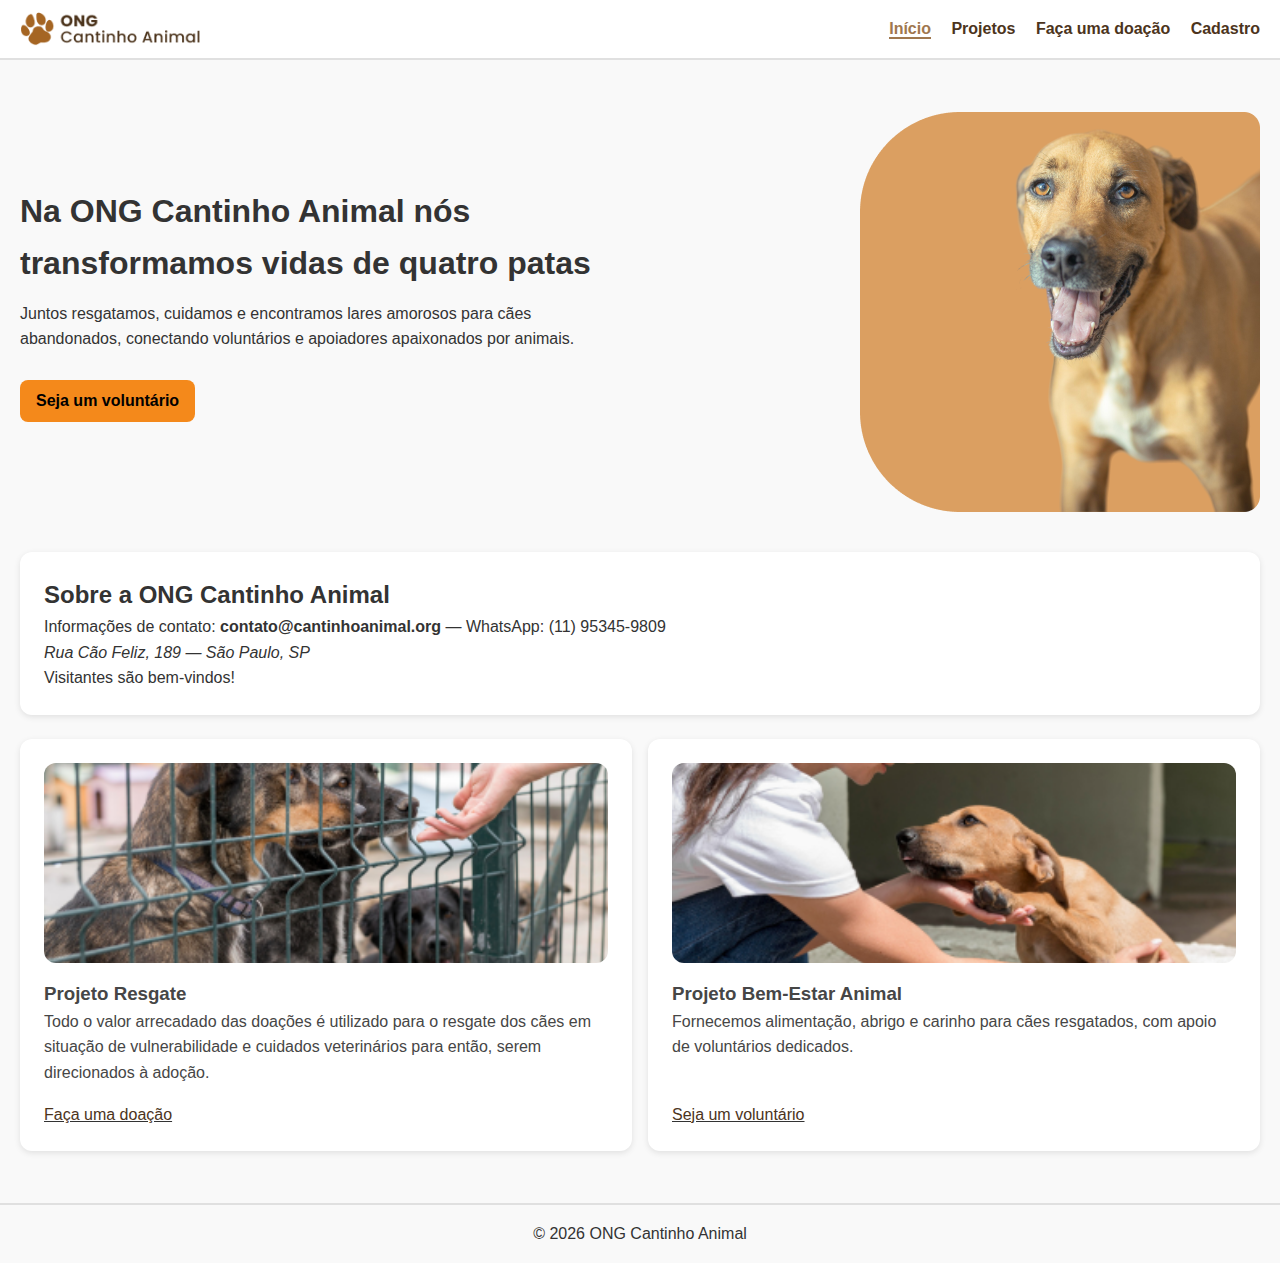
<file: index.html>
<!DOCTYPE html>
<html lang="pt-BR">
<head>
  <meta charset="utf-8">
  <meta name="viewport" content="width=device-width, initial-scale=1">
  <title>ONG Cantinho Animal — Quem Somos</title>
  <meta name="description" content="ONG Cantinho Animal — resgate, cuidados e adoção de cães abandonados.">
  <link rel="stylesheet" href="css/styles.css">
</head>

<body>

  <div id="header"></div>
  <script src="js/header.js" defer></script>

  <main>

    <section class="hero">
      <div class="content">
        <h1>Na ONG Cantinho Animal nós transformamos vidas de quatro patas</h1>
        <p>Juntos resgatamos, cuidamos e encontramos lares amorosos para cães abandonados, conectando voluntários e apoiadores apaixonados por animais.</p>
        <a class="button" href="cadastro.html">Seja um voluntário</a>
      </div>
      <figure>
        <img src="images/hero.png" alt="Cachorro caramelo" loading="eager" width=400px height=auto>
      </figure>
    </section>

    <section class="info">
      <h2>Sobre a ONG Cantinho Animal</h2>
      <p>Informações de contato: <strong>contato@cantinhoanimal.org</strong> — WhatsApp: (11) 95345-9809</p>
      <address>
        Rua Cão Feliz, 189 — São Paulo, SP
      </address>
      <p>Visitantes são bem-vindos!</p>
    </section>

    <section class="grid">
  <article class="card">
    <img src="images/projeto-resgate.png" alt="Cachorros resgatados" loading="lazy">
    <div class="card-content">
      <h3>Projeto Resgate</h3>
      <p>Todo o valor arrecadado das doações é utilizado para o resgate dos cães em situação de vulnerabilidade e cuidados veterinários para então, serem direcionados à adoção.</p>
    </div>
    <div class="card-link">
      <a href="cadastro.html">Faça uma doação</a>
    </div>
  </article>

  <article class="card">
    <img src="images/projeto-bem-estar.png" alt="Voluntários cuidando de cães" loading="lazy">
    <div class="card-content">
      <h3>Projeto Bem-Estar Animal</h3>
      <p>Fornecemos alimentação, abrigo e carinho para cães resgatados, com apoio de voluntários dedicados.</p>
    </div>
    <div class="card-link">
      <a href="cadastro.html">Seja um voluntário</a>
    </div>
  </article>
</section>
</main>


  <footer class="site-footer">
    <div class="footer-inner">
      <p>© <span id="ano"></span> ONG Cantinho Animal</p>
    </div>
  </footer>

  <script>
    document.getElementById('ano').textContent = new Date().getFullYear();
  </script>

</body>

</html>
</file>
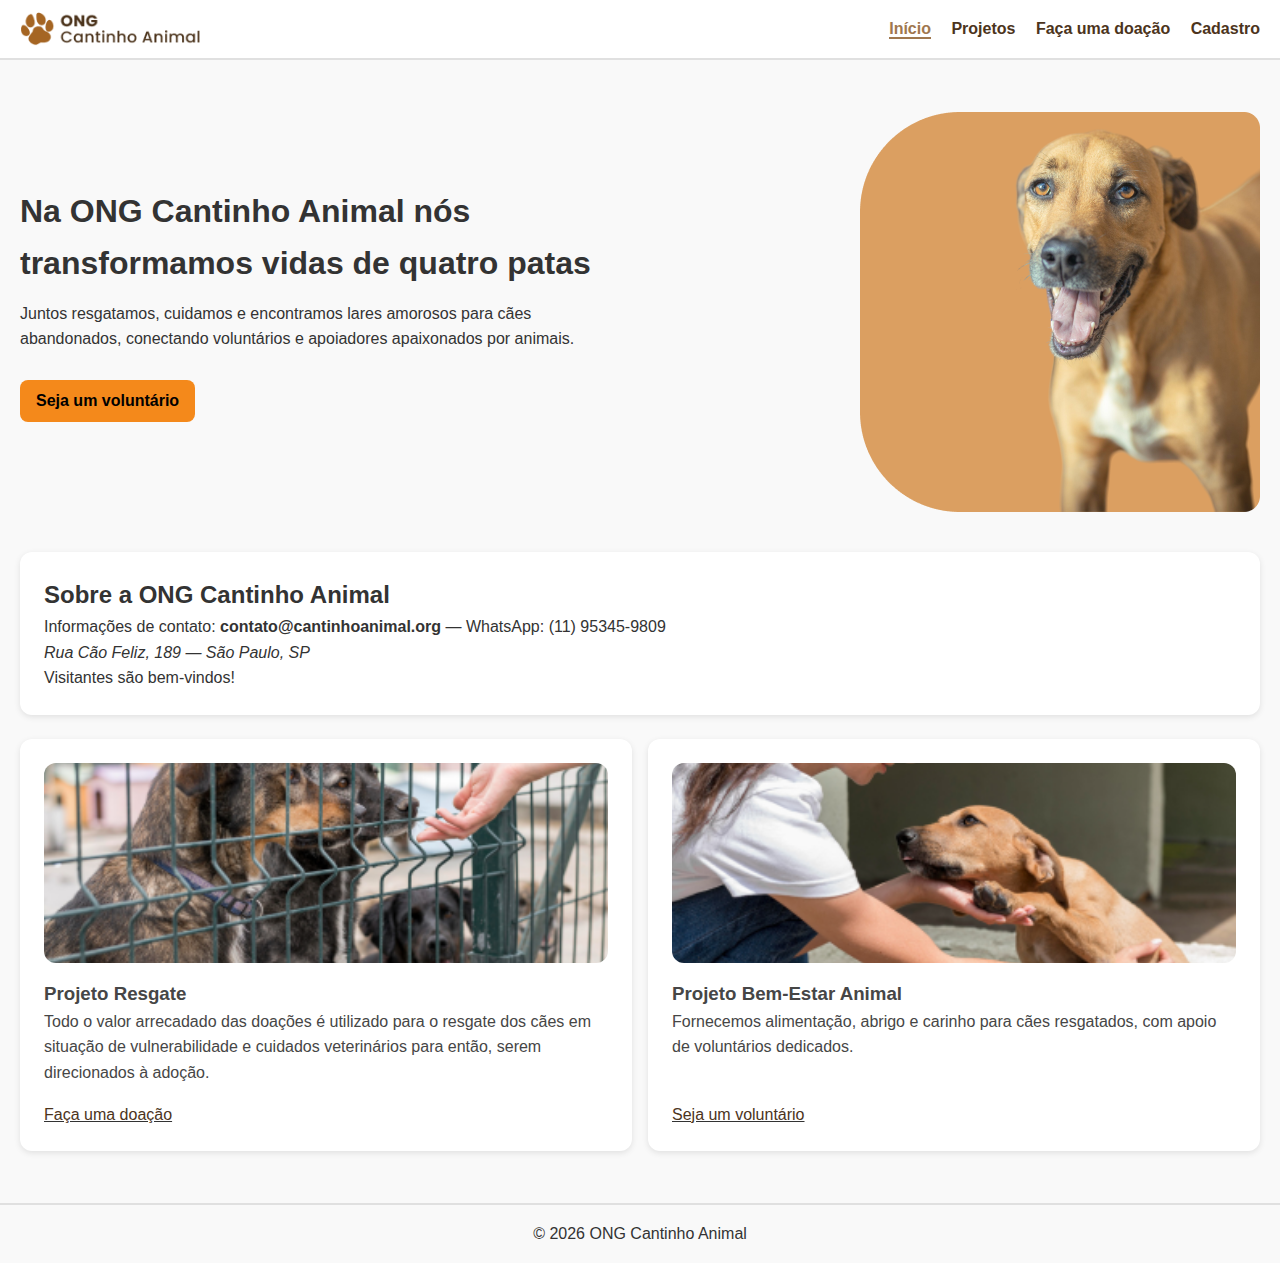
<file: html/index.html>
<!DOCTYPE html>
<html lang="pt-BR">
<head>
  <meta charset="utf-8">
  <meta name="viewport" content="width=device-width, initial-scale=1">
  <title>ONG Cantinho Animal — Quem Somos</title>
  <meta name="description" content="ONG Cantinho Animal — resgate, cuidados e adoção de cães abandonados.">
  <link rel="stylesheet" href="../css/styles.css">
</head>

<body>

  <div id="header"></div>
  <script src="../js/header.js" defer></script>

  <main>

    <section class="hero">
      <div class="content">
        <h1>Na ONG Cantinho Animal nós transformamos vidas de quatro patas</h1>
        <p>Juntos resgatamos, cuidamos e encontramos lares amorosos para cães abandonados, conectando voluntários e apoiadores apaixonados por animais.</p>
        <a class="button" href="cadastro.html">Seja um voluntário</a>
      </div>
      <figure>
        <img src="../images/hero.png" alt="Cachorro caramelo" loading="eager" width=400px height=auto>
      </figure>
    </section>

    <section class="info">
      <h2>Sobre a ONG Cantinho Animal</h2>
      <p>Informações de contato: <strong>contato@cantinhoanimal.org</strong> — WhatsApp: (11) 95345-9809</p>
      <address>
        Rua Cão Feliz, 189 — São Paulo, SP
      </address>
      <p>Visitantes são bem-vindos!</p>
    </section>

    <section class="grid">
  <article class="card">
    <img src="../images/projeto-resgate.png" alt="Cachorros resgatados" loading="lazy">
    <div class="card-content">
      <h3>Projeto Resgate</h3>
      <p>Todo o valor arrecadado das doações é utilizado para o resgate dos cães em situação de vulnerabilidade e cuidados veterinários para então, serem direcionados à adoção.</p>
    </div>
    <div class="card-link">
      <a href="cadastro.html">Faça uma doação</a>
    </div>
  </article>

  <article class="card">
    <img src="../images/projeto-bem-estar.png" alt="Voluntários cuidando de cães" loading="lazy">
    <div class="card-content">
      <h3>Projeto Bem-Estar Animal</h3>
      <p>Fornecemos alimentação, abrigo e carinho para cães resgatados, com apoio de voluntários dedicados.</p>
    </div>
    <div class="card-link">
      <a href="cadastro.html">Seja um voluntário</a>
    </div>
  </article>
</section>
</main>


  <footer class="site-footer">
    <div class="footer-inner">
      <p>© <span id="ano"></span> ONG Cantinho Animal</p>
    </div>
  </footer>

  <script>
    document.getElementById('ano').textContent = new Date().getFullYear();
  </script>

</body>

</html>
</file>
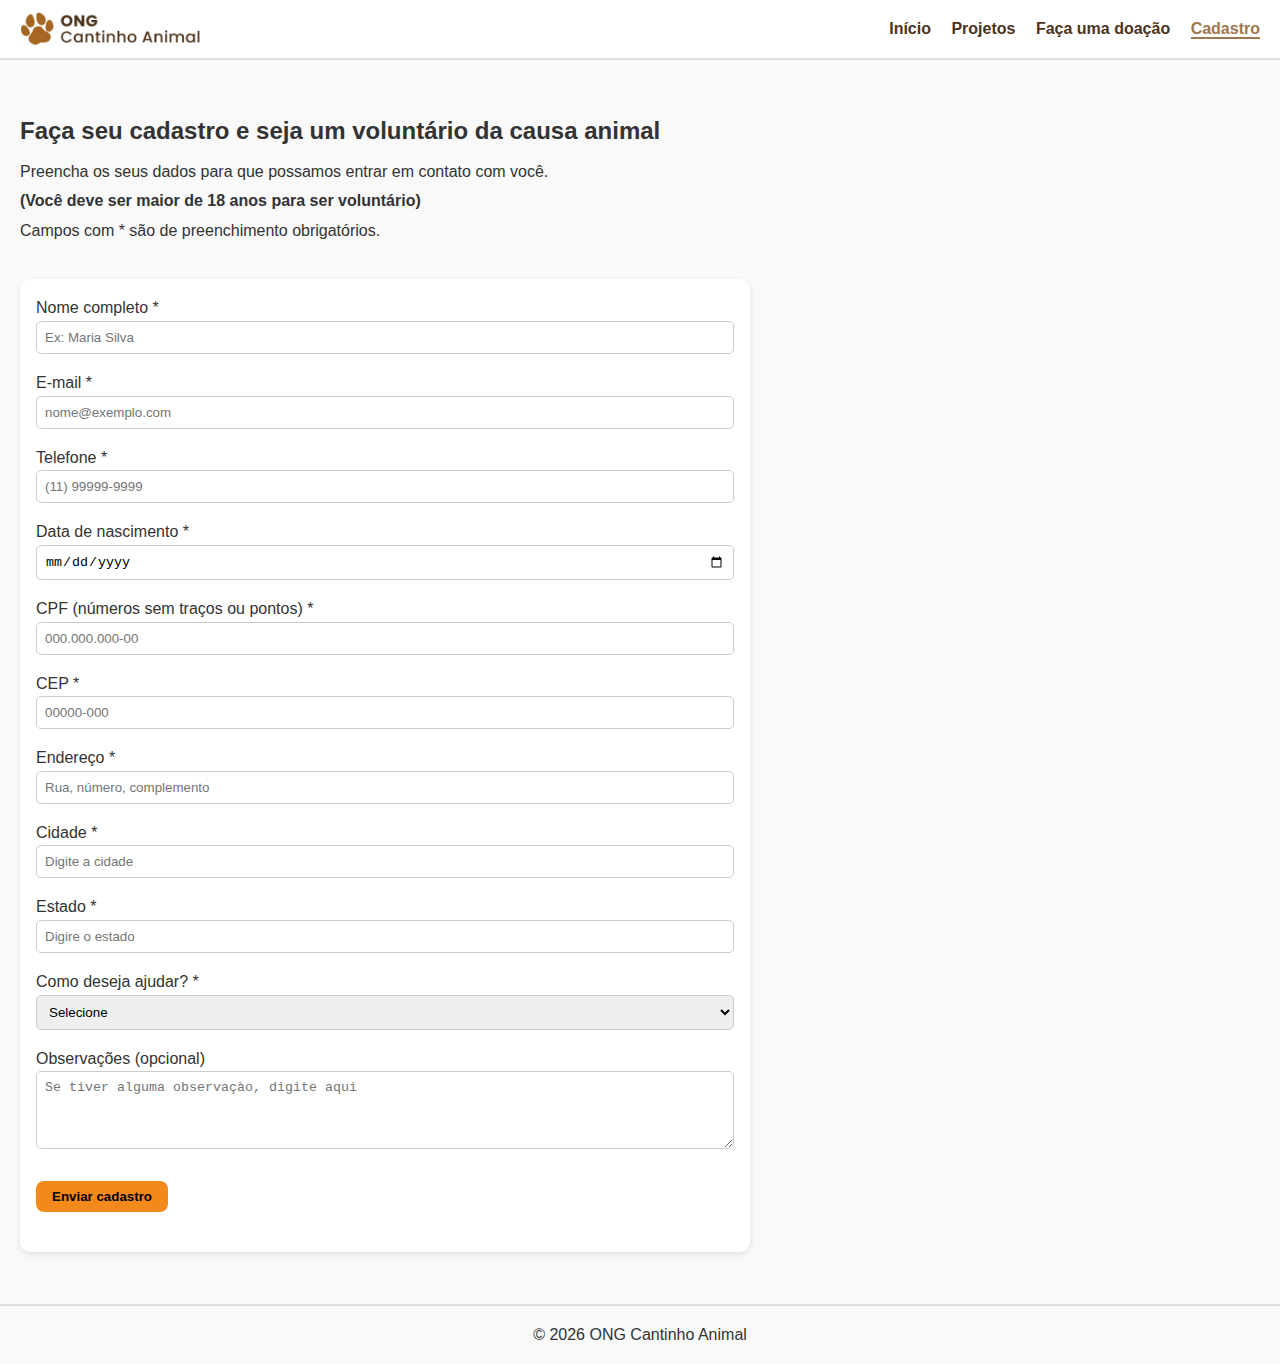
<file: cadastro.html>
<!DOCTYPE html>
<html lang="pt-BR">
<head>
  <meta charset="utf-8">
  <meta name="viewport" content="width=device-width, initial-scale=1">
  <title>Cadastro — ONG Cantinho Animal</title>
  <meta name="description" content="Cadastre-se para voluntariado ou doações na ONG Cantinho Animal e ajude cães abandonados.">
  <link rel="stylesheet" href="css/styles.css">
</head>

<body>
  <!-- Header (css e script) -->
  <div id="header"></div>
  <script src="js/header.js" defer></script>

  <main>
    <section class="form-cabecalho">
    <h2>Faça seu cadastro e seja um voluntário da causa animal</h2>
    <p>Preencha os seus dados para que possamos entrar em contato com você.</p>

    <p><strong>(Você deve ser maior de 18 anos para ser voluntário)</strong></p> 

    <p>Campos com * são de preenchimento obrigatórios.</p>
    </section>

    <form novalidate>
      <div class="form-group">
        <label for="nome">Nome completo *</label>
        <input id="nome" name="nome" type="text" required minlength="2" placeholder="Ex: Maria Silva">
      </div>

      <div class="form-group">
        <label for="email">E-mail *</label>
        <input id="email" name="email" type="email" required placeholder="nome@exemplo.com">
      </div>

      <div class="form-group">
        <label for="telefone">Telefone *</label>
        <input id="telefone" name="telefone" type="tel" data-mask="phone" required placeholder="(11) 99999-9999">
      </div>

      <div class="form-group">
        <label for="nascimento">Data de nascimento *</label>
        <input id="nascimento" name="nascimento" type="date" required>
      </div>

      <div class="form-group">
        <label for="cpf">CPF (números sem traços ou pontos) *</label>
        <input id="cpf" name="cpf" type="text" required pattern="\d{3}\.\d{3}\.\d{3}-\d{2}" data-mask="cpf" placeholder="000.000.000-00" title="Formato: 000.000.000-00">
      </div>

        <div class="form-group">
          <label for="cep">CEP *</label>
          <input id="cep" name="cep" type="text" data-mask="cep" pattern="\d{5}-\d{3}" placeholder="00000-000" required>
        </div>

        <div class="form-group">
          <label for="endereco">Endereço *</label>
          <input id="endereco" name="endereco" type="text" required placeholder="Rua, número, complemento" required>
        </div>

        <div class="form-group">
          <label for="cidade">Cidade *</label>
          <input id="cidade" name="cidade" required type="text" placeholder="Digite a cidade">
        </div>

        <div class="form-group">
          <label for="estado">Estado *</label>
          <input id="estado" name="estado" required type="text" placeholder="Digire o estado">
        </div>

      <div class="form-group">
        <label for="interesse">Como deseja ajudar? *</label>
        <select id="interesse" name="interesse" required>
          <option value="">Selecione</option>
          <option value="voluntario">Voluntariado</option>
          <option value="veterinario">Veterinário voluntário</option>
          <option value="parceria">Adoção responsável</option>
        </select>
      </div>

      <div class="form-group">
        <label for="observacoes">Observações (opcional)</label>
        <textarea id="observacoes" name="observacoes" rows="4" placeholder="Se tiver alguma observaçào, digite aqui"></textarea>
      </div>

      <button class="button-form" type="submit">Enviar cadastro</button>
    </form>

  </main>

  <footer class="site-footer">
    <p>© <span id="ano3"></span> ONG Cantinho Animal</p>
  </footer>

  <script>
    document.getElementById('ano3').textContent = new Date().getFullYear();
  </script>

<!-- FOMULÁRIO (script de validações e mascaras) -->
  <script src="js/scripts.js" defer></script>

  <!-- FORMULÁRIO (Modal de sucesso) -->
<div id="modal-sucesso" class="modal-sucesso">
  <div class="modal-conteudo">
    <h2>Obrigado!</h2>
    <p>Suas informações de cadastro foram enviadas. Em breve entraremos em contato.</p>
    <button id="fechar-modal" class="button-form">Fechar</button>
  </div>
</div>

</body>
</html>
</file>
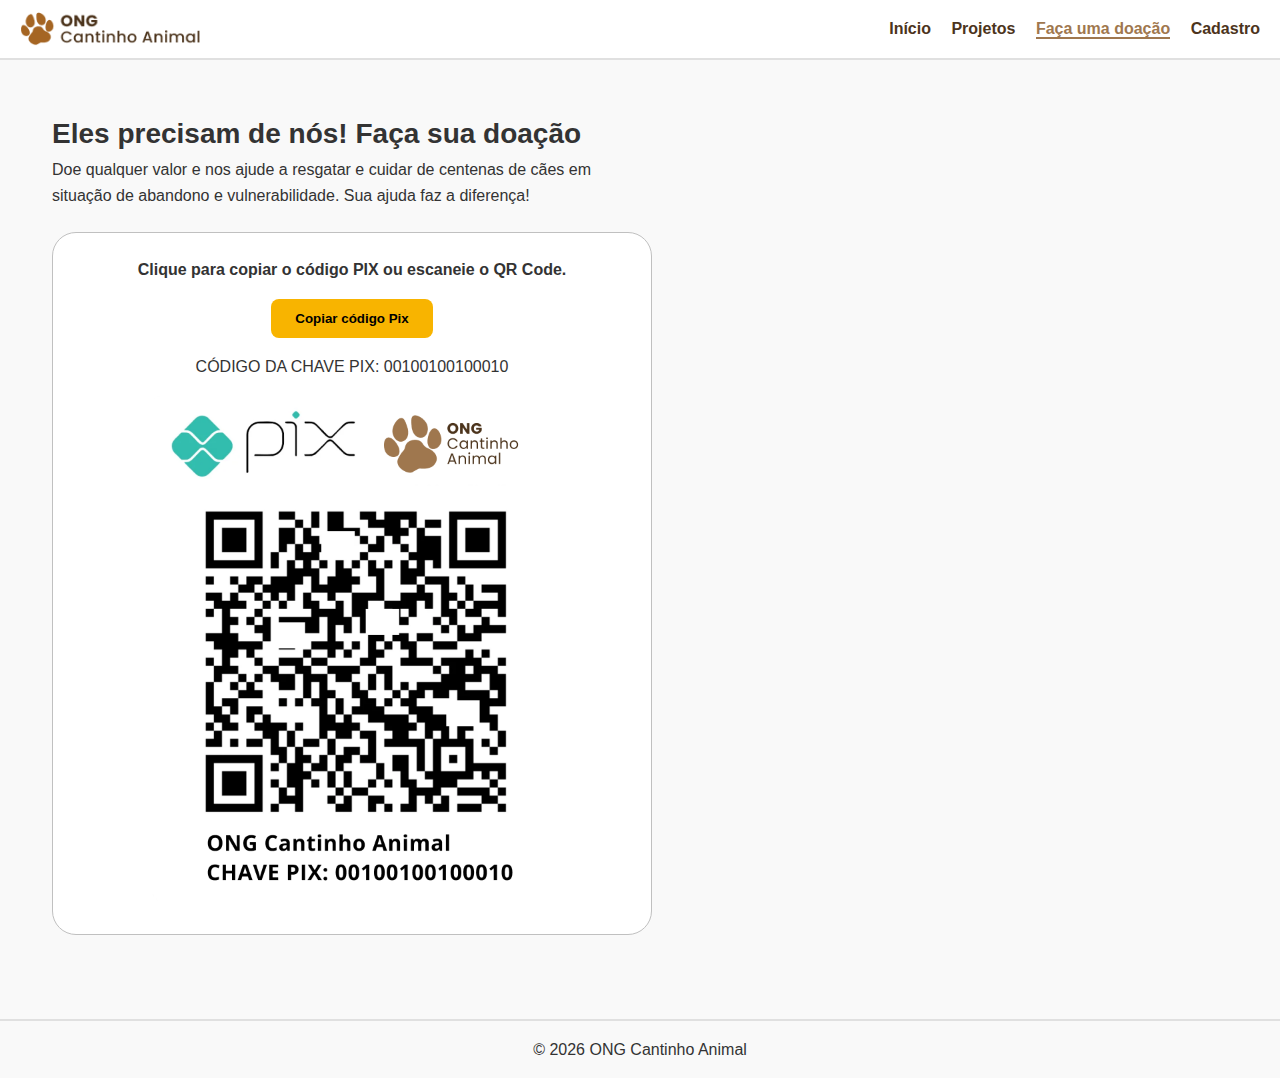
<file: doacoes.html>
<!DOCTYPE html>
<html lang="pt-BR">
<head>
  <meta charset="utf-8">
  <meta name="viewport" content="width=device-width, initial-scale=1">
  <title>Cadastro — ONG Cantinho Animal</title>
  <meta name="description" content="Cadastre-se para voluntariado ou doações na ONG Cantinho Animal e ajude cães abandonados.">
  <link rel="stylesheet" href="css/styles.css">
</head>

<body>
  <!-- Header (css e script) -->
  <div id="header"></div>
  <script src="js/header.js" defer></script>

  <main>
    <section class="doacao">
      <div class="content">
        <h3>Eles precisam de nós! Faça sua doação</h3>
        <p>Doe qualquer valor e nos ajude a resgatar e cuidar de centenas de cães em situação de abandono e vulnerabilidade. Sua ajuda faz a diferença!</p>
        <div class="card-pix">
        <p><strong>Clique para copiar o código PIX ou escaneie o QR Code.</strong></p>
        <button class="buttonPix" type="submit">Copiar código Pix</button>
        <p>CÓDIGO DA CHAVE PIX: 00100100100010</p>
        <figure>
        <img src="images/img-pix.png" alt="Cachorro caramelo" loading="eager" width="400" height=100%>
        </figure>
        </div>
      </div>
    </section>

  </main>
  <footer class="site-footer">
    <p>© <span id="ano3"></span> ONG Cantinho Animal</p>
  </footer>
  
  <script>
    document.getElementById('ano3').textContent = new Date().getFullYear();
  </script>

</body>
</html>
</file>
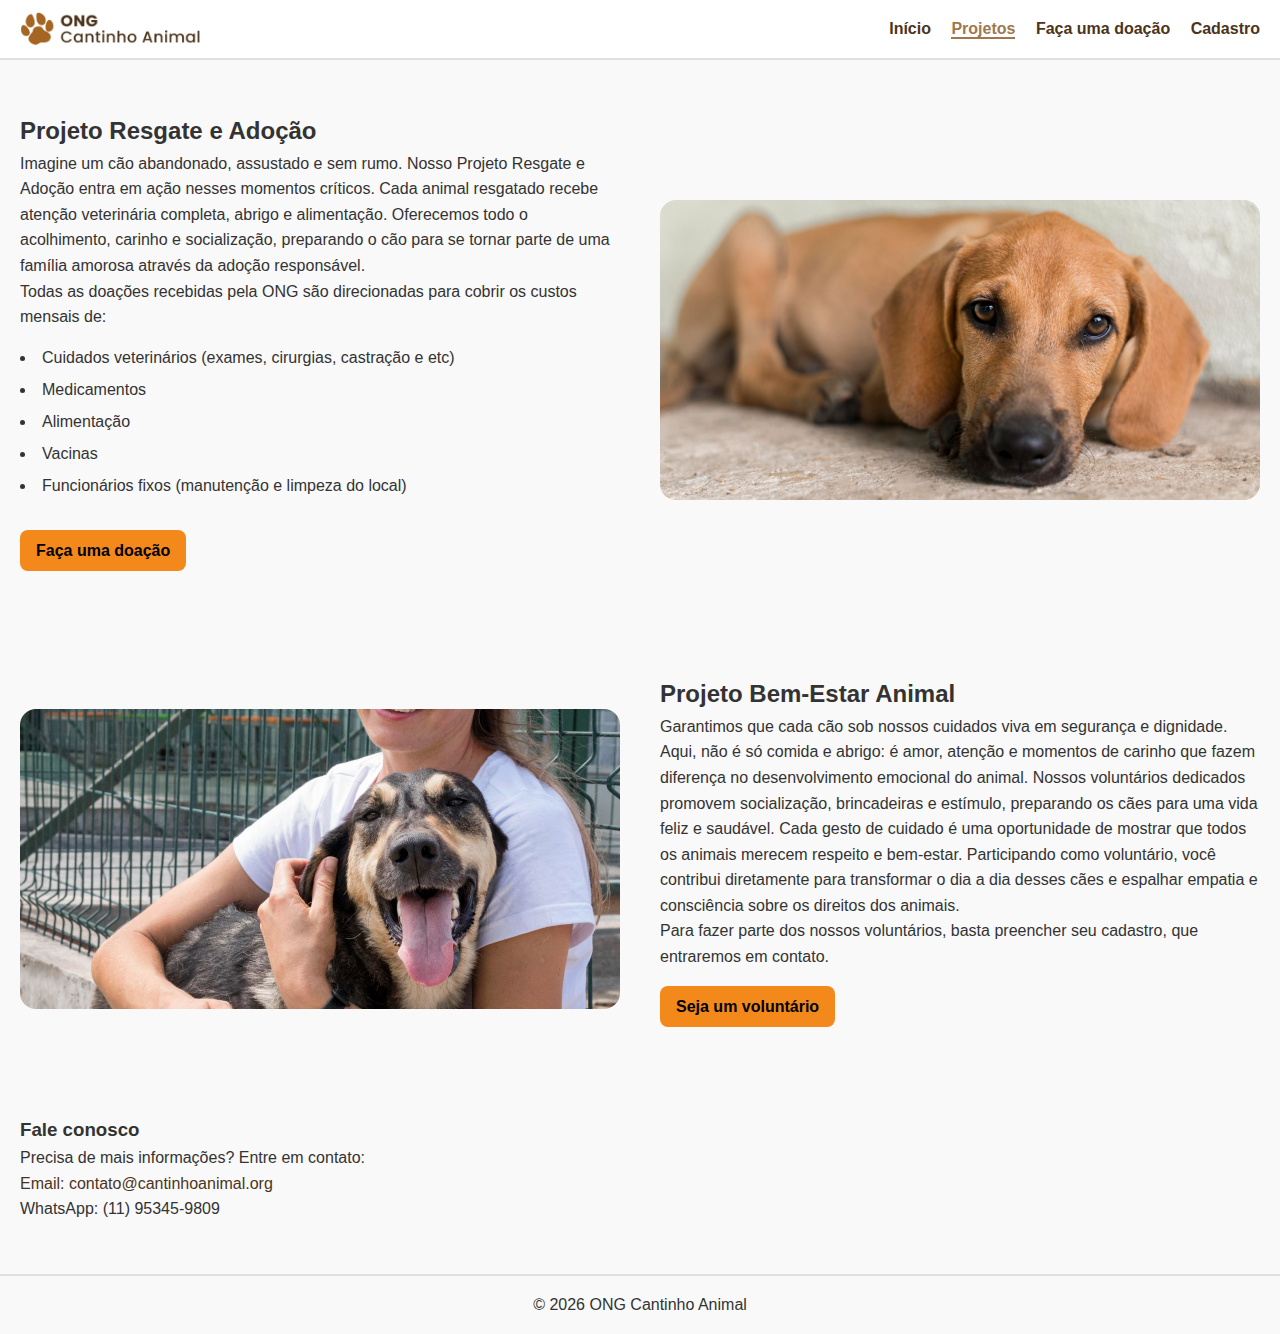
<file: projetos.html>
<!DOCTYPE html>
<html lang="pt-BR">
<head>
  <meta charset="utf-8">
  <meta name="viewport" content="width=device-width, initial-scale=1">
  <title>Projetos — ONG Cantinho Animal</title>
  <meta name="description" content="Conheça os projetos da ONG Cantinho Animal: resgate, cuidados e adoção de cães abandonados.">
  <link rel="stylesheet" href="css/styles.css">
</head>
<body>
  <div id="header"></div>
  <script src="js/header.js" defer></script>

  <main>

    <section class="projeto-resgate">

  <div class="content">
    <h2>Projeto Resgate e Adoção</h2>
    <p>Imagine um cão abandonado, assustado e sem rumo. Nosso Projeto Resgate e Adoção entra em ação nesses momentos críticos. Cada animal resgatado recebe atenção veterinária completa, abrigo e alimentação. Oferecemos todo o acolhimento, carinho e socialização, preparando o cão para se tornar parte de uma família amorosa através da adoção responsável.</p>
    
    <p>Todas as doações recebidas pela ONG são direcionadas para cobrir os custos mensais de:</p>

    <ul>
      <li>Cuidados veterinários (exames, cirurgias, castração e etc)</li>
      <li>Medicamentos</li>
      <li>Alimentação</li>
      <li>Vacinas</li>
      <li>Funcionários fixos (manutenção e limpeza do local)</li>
    </ul>
      
    
    <a class="button" href="doacoes.html">Faça uma doação</a>
  </div>

  <figure>
        <img src="images/resgate.png" alt="Cachorro abandonado" loading="eager" width="600" height= auto>
      </figure>
</section>

 <section class="projeto-bem">

  <figure>
        <img src="images/bem-estar.png" alt="Voluntário abraçando cachorro" loading="eager" width="600" height= auto>
      </figure>

  <div class="content">
    <h2>Projeto Bem-Estar Animal</h2>
    <p>Garantimos que cada cão sob nossos cuidados viva em segurança e dignidade. Aqui, não é só comida e abrigo: é amor, atenção e momentos de carinho que fazem diferença no desenvolvimento emocional do animal. Nossos voluntários dedicados promovem socialização, brincadeiras e estímulo, preparando os cães para uma vida feliz e saudável. Cada gesto de cuidado é uma oportunidade de mostrar que todos os animais merecem respeito e bem-estar. Participando como voluntário, você contribui diretamente para transformar o dia a dia desses cães e espalhar empatia e consciência sobre os direitos dos animais.</p>
    
    <p>Para fazer parte dos nossos voluntários, basta preencher seu cadastro, que entraremos em contato.</p>

    <a class="button" href="cadastro.html">Seja um voluntário</a>
  </div>
  
</section>

    <aside>
      <h3>Fale conosco</h3>
      <p>Precisa de mais informações? Entre em contato:</p>
      <p><a href="mailto:contato@cantinhoanimal.org">Email: contato@cantinhoanimal.org</a></p>
      <p>WhatsApp: (11) 95345-9809</p>
    </aside>
  </main>

  <footer class="site-footer">
    <p>© <span id="ano2"></span> ONG Cantinho Animal</p>
  </footer>

  <script>
    document.getElementById('ano2').textContent = new Date().getFullYear();
  </script>
</body>
</html>
</file>
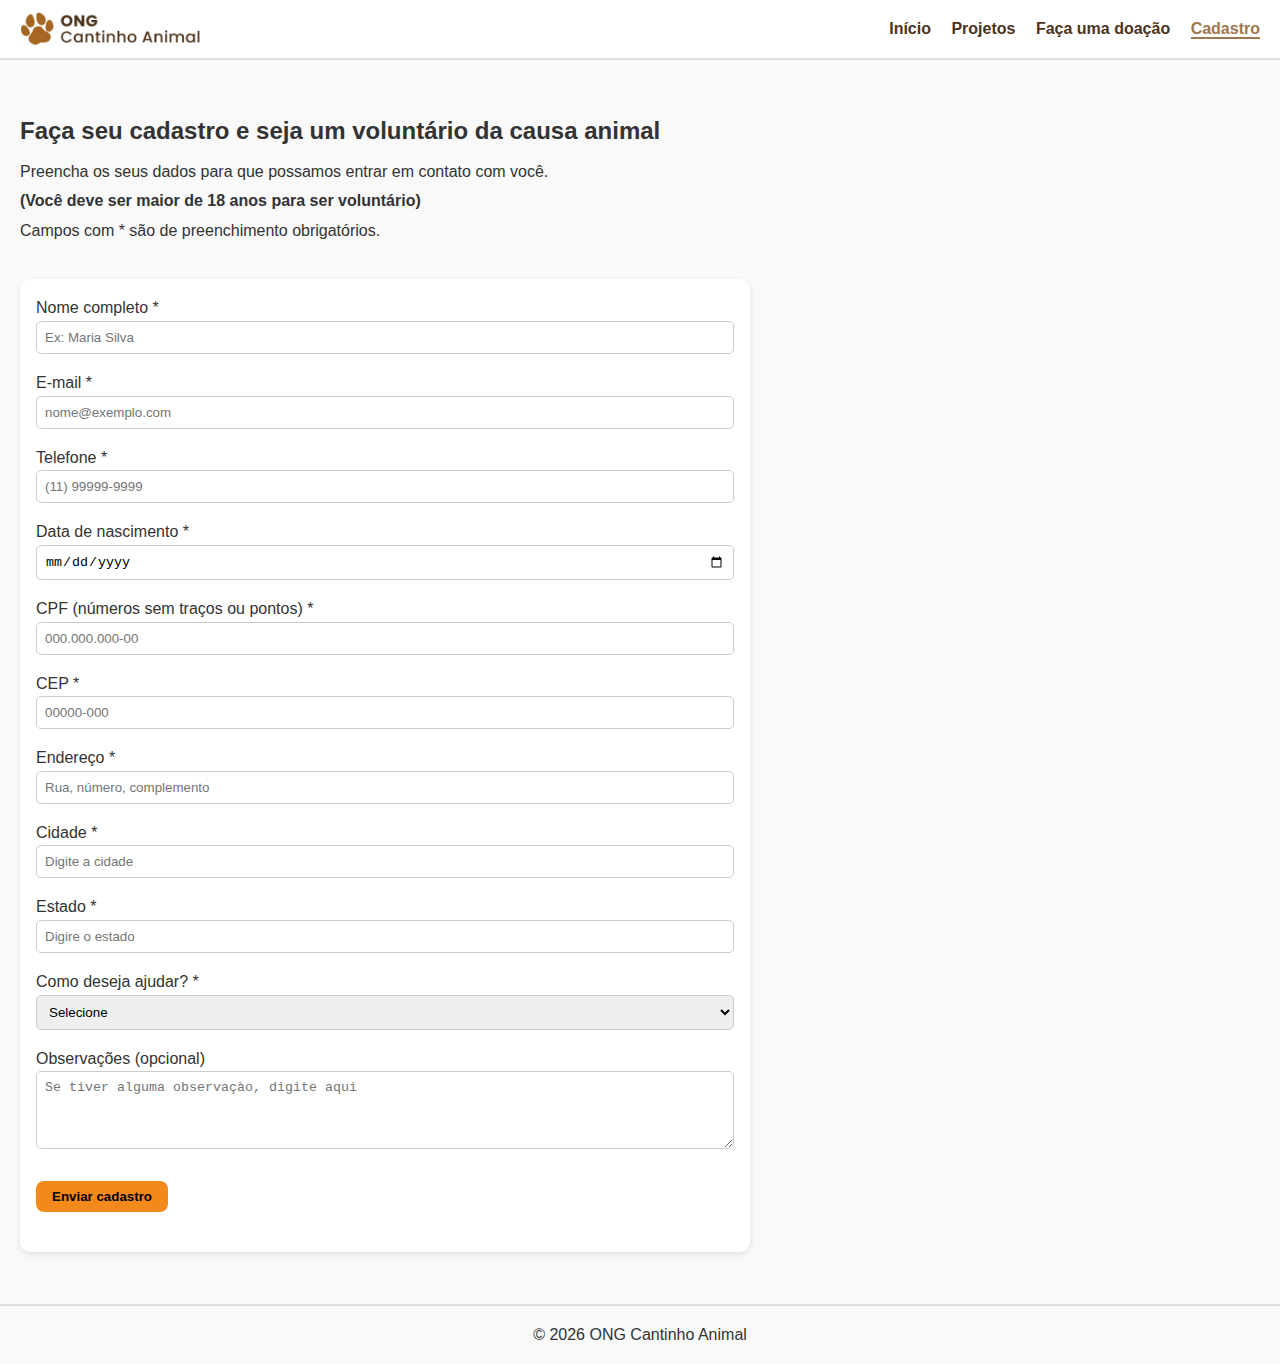
<file: html/cadastro.html>
<!DOCTYPE html>
<html lang="pt-BR">
<head>
  <meta charset="utf-8">
  <meta name="viewport" content="width=device-width, initial-scale=1">
  <title>Cadastro — ONG Cantinho Animal</title>
  <meta name="description" content="Cadastre-se para voluntariado ou doações na ONG Cantinho Animal e ajude cães abandonados.">
  <link rel="stylesheet" href="../css/styles.css">
</head>

<body>
  <!-- Header (css e script) -->
  <div id="header"></div>
  <script src="../js/header.js" defer></script>

  <main>
    <section class="form-cabecalho">
    <h2>Faça seu cadastro e seja um voluntário da causa animal</h2>
    <p>Preencha os seus dados para que possamos entrar em contato com você.</p>

    <p><strong>(Você deve ser maior de 18 anos para ser voluntário)</strong></p> 

    <p>Campos com * são de preenchimento obrigatórios.</p>
    </section>

    <form novalidate>
      <div class="form-group">
        <label for="nome">Nome completo *</label>
        <input id="nome" name="nome" type="text" required minlength="2" placeholder="Ex: Maria Silva">
      </div>

      <div class="form-group">
        <label for="email">E-mail *</label>
        <input id="email" name="email" type="email" required placeholder="nome@exemplo.com">
      </div>

      <div class="form-group">
        <label for="telefone">Telefone *</label>
        <input id="telefone" name="telefone" type="tel" data-mask="phone" required placeholder="(11) 99999-9999">
      </div>

      <div class="form-group">
        <label for="nascimento">Data de nascimento *</label>
        <input id="nascimento" name="nascimento" type="date" required>
      </div>

      <div class="form-group">
        <label for="cpf">CPF (números sem traços ou pontos) *</label>
        <input id="cpf" name="cpf" type="text" required pattern="\d{3}\.\d{3}\.\d{3}-\d{2}" data-mask="cpf" placeholder="000.000.000-00" title="Formato: 000.000.000-00">
      </div>

        <div class="form-group">
          <label for="cep">CEP *</label>
          <input id="cep" name="cep" type="text" data-mask="cep" pattern="\d{5}-\d{3}" placeholder="00000-000" required>
        </div>

        <div class="form-group">
          <label for="endereco">Endereço *</label>
          <input id="endereco" name="endereco" type="text" required placeholder="Rua, número, complemento" required>
        </div>

        <div class="form-group">
          <label for="cidade">Cidade *</label>
          <input id="cidade" name="cidade" required type="text" placeholder="Digite a cidade">
        </div>

        <div class="form-group">
          <label for="estado">Estado *</label>
          <input id="estado" name="estado" required type="text" placeholder="Digire o estado">
        </div>

      <div class="form-group">
        <label for="interesse">Como deseja ajudar? *</label>
        <select id="interesse" name="interesse" required>
          <option value="">Selecione</option>
          <option value="voluntario">Voluntariado</option>
          <option value="veterinario">Veterinário voluntário</option>
          <option value="parceria">Adoção responsável</option>
        </select>
      </div>

      <div class="form-group">
        <label for="observacoes">Observações (opcional)</label>
        <textarea id="observacoes" name="observacoes" rows="4" placeholder="Se tiver alguma observaçào, digite aqui"></textarea>
      </div>

      <button class="button-form" type="submit">Enviar cadastro</button>
    </form>

  </main>

  <footer class="site-footer">
    <p>© <span id="ano3"></span> ONG Cantinho Animal</p>
  </footer>

  <script>
    document.getElementById('ano3').textContent = new Date().getFullYear();
  </script>

<!-- FOMULÁRIO (script de validações e mascaras) -->
  <script src="../js/scripts.js" defer></script>

  <!-- FORMULÁRIO (Modal de sucesso) -->
<div id="modal-sucesso" class="modal-sucesso">
  <div class="modal-conteudo">
    <h2>Obrigado!</h2>
    <p>Suas informações de cadastro foram enviadas. Em breve entraremos em contato.</p>
    <button id="fechar-modal" class="button-form">Fechar</button>
  </div>
</div>

</body>
</html>
</file>
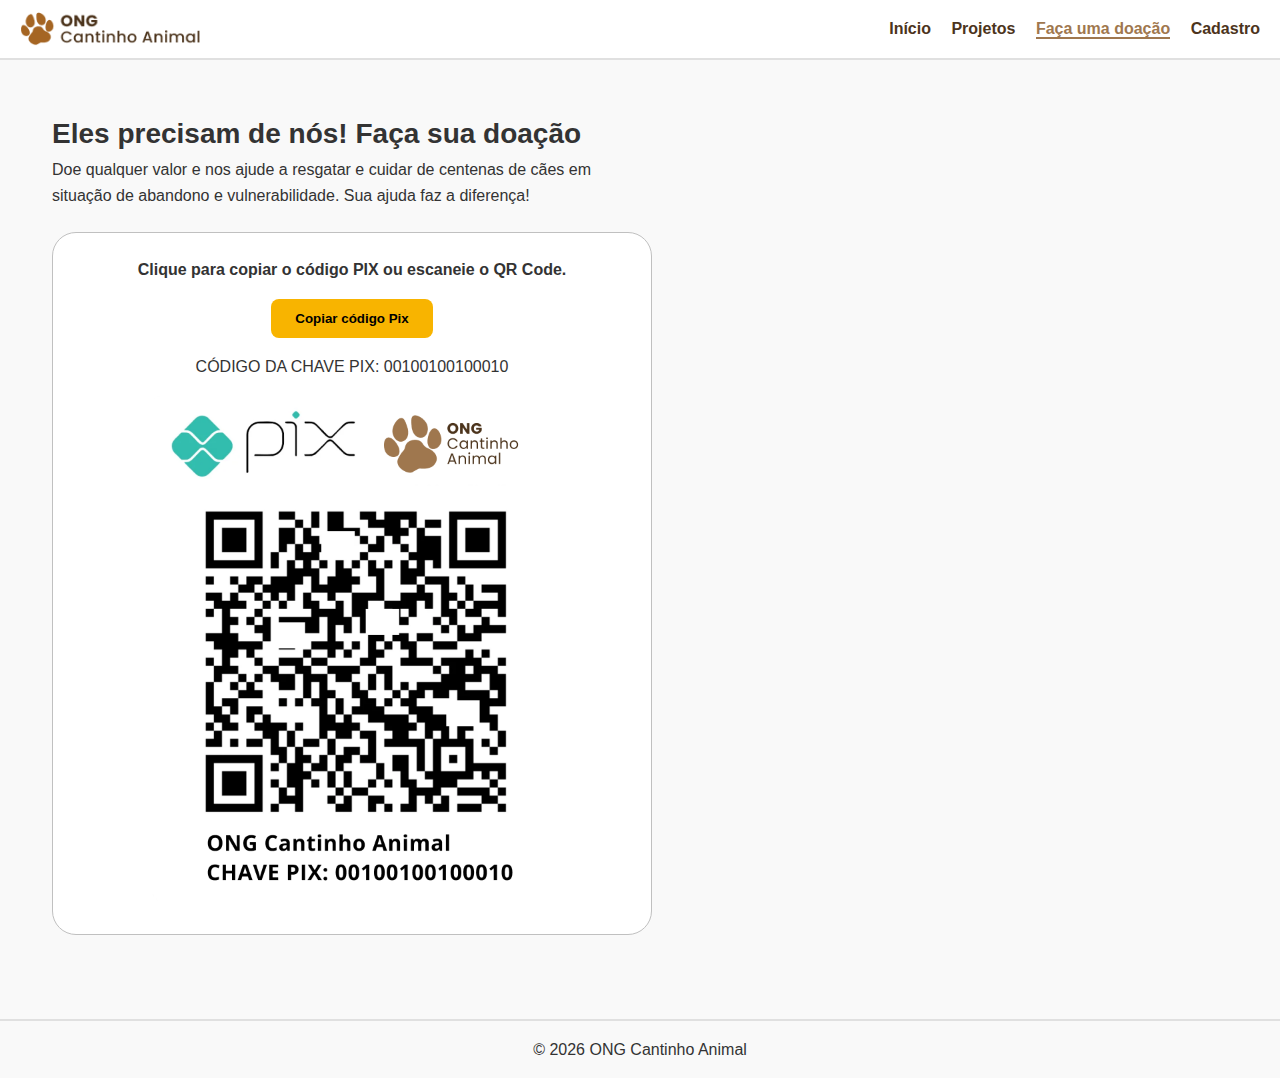
<file: html/doacoes.html>
<!DOCTYPE html>
<html lang="pt-BR">
<head>
  <meta charset="utf-8">
  <meta name="viewport" content="width=device-width, initial-scale=1">
  <title>Cadastro — ONG Cantinho Animal</title>
  <meta name="description" content="Cadastre-se para voluntariado ou doações na ONG Cantinho Animal e ajude cães abandonados.">
  <link rel="stylesheet" href="../css/styles.css">
</head>

<body>
  <!-- Header (css e script) -->
  <div id="header"></div>
  <script src="../js/header.js" defer></script>

  <main>
    <section class="doacao">
      <div class="content">
        <h3>Eles precisam de nós! Faça sua doação</h3>
        <p>Doe qualquer valor e nos ajude a resgatar e cuidar de centenas de cães em situação de abandono e vulnerabilidade. Sua ajuda faz a diferença!</p>
        <div class="card-pix">
        <p><strong>Clique para copiar o código PIX ou escaneie o QR Code.</strong></p>
        <button class="buttonPix" type="submit">Copiar código Pix</button>
        <p>CÓDIGO DA CHAVE PIX: 00100100100010</p>
        <figure>
        <img src="../images/img-pix.png" alt="Cachorro caramelo" loading="eager" width="400" height=100%>
        </figure>
        </div>
      </div>
    </section>

  </main>
  <footer class="site-footer">
    <p>© <span id="ano3"></span> ONG Cantinho Animal</p>
  </footer>
  
  <script>
    document.getElementById('ano3').textContent = new Date().getFullYear();
  </script>

</body>
</html>
</file>
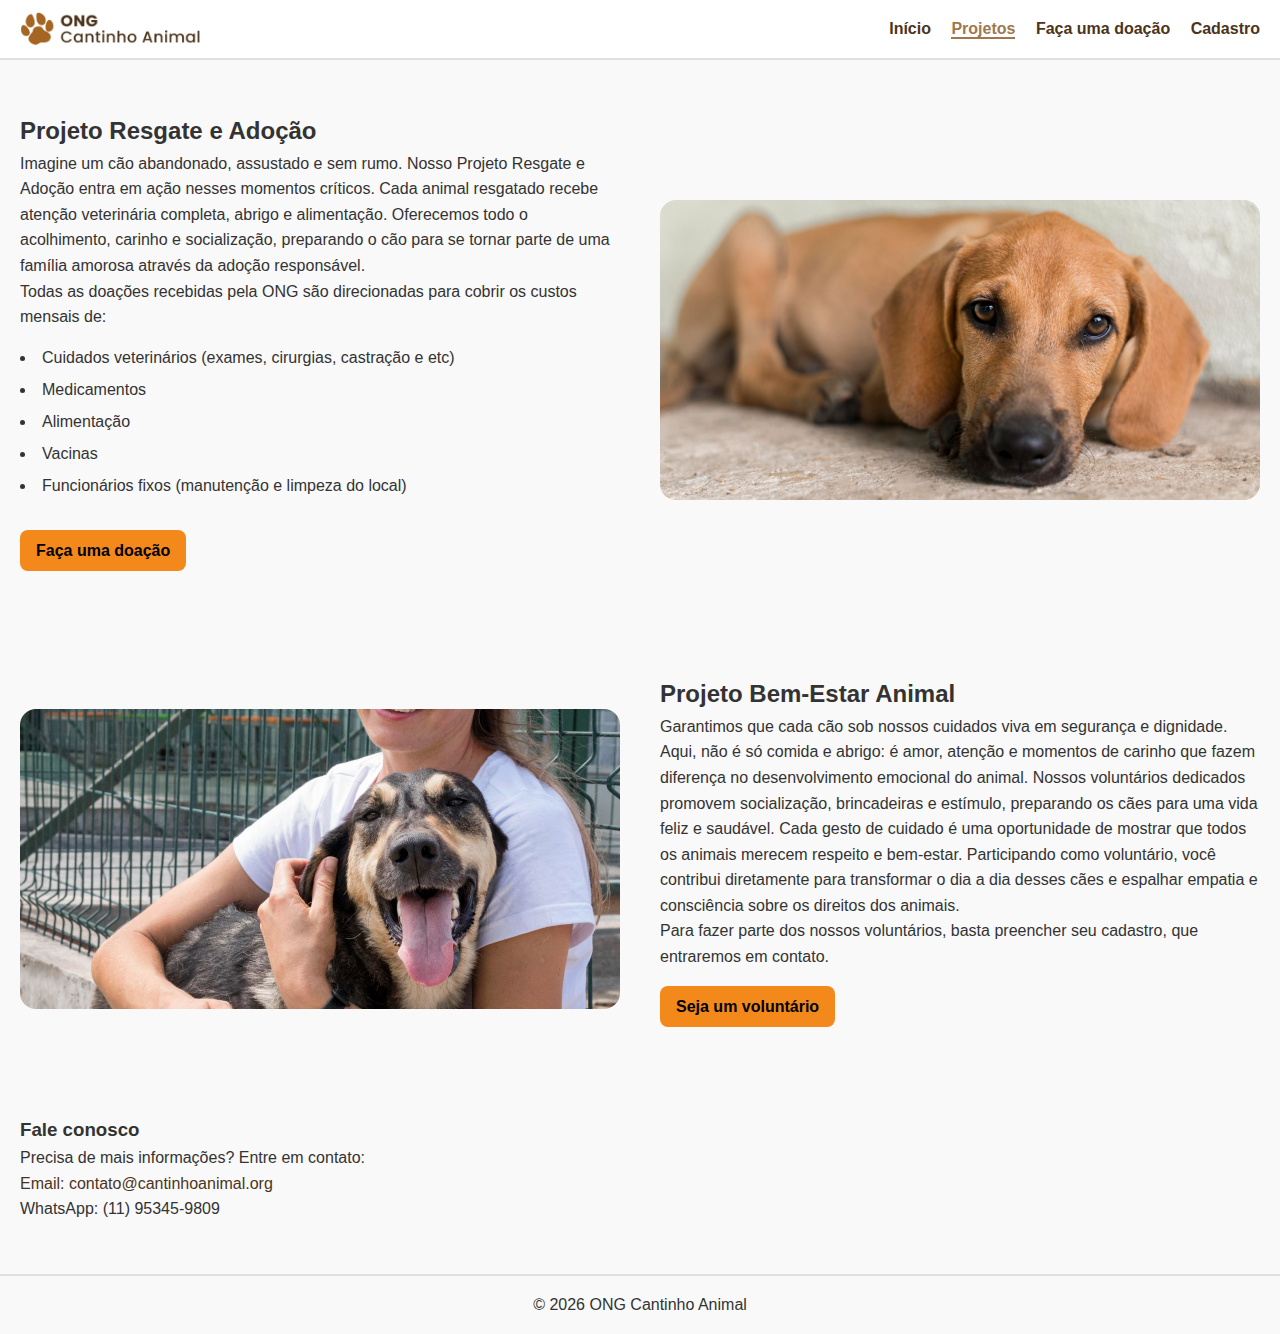
<file: html/projetos.html>
<!DOCTYPE html>
<html lang="pt-BR">
<head>
  <meta charset="utf-8">
  <meta name="viewport" content="width=device-width, initial-scale=1">
  <title>Projetos — ONG Cantinho Animal</title>
  <meta name="description" content="Conheça os projetos da ONG Cantinho Animal: resgate, cuidados e adoção de cães abandonados.">
  <link rel="stylesheet" href="../css/styles.css">
</head>
<body>
  <div id="header"></div>
  <script src="../js/header.js" defer></script>

  <main>

    <section class="projeto-resgate">

  <div class="content">
    <h2>Projeto Resgate e Adoção</h2>
    <p>Imagine um cão abandonado, assustado e sem rumo. Nosso Projeto Resgate e Adoção entra em ação nesses momentos críticos. Cada animal resgatado recebe atenção veterinária completa, abrigo e alimentação. Oferecemos todo o acolhimento, carinho e socialização, preparando o cão para se tornar parte de uma família amorosa através da adoção responsável.</p>
    
    <p>Todas as doações recebidas pela ONG são direcionadas para cobrir os custos mensais de:</p>

    <ul>
      <li>Cuidados veterinários (exames, cirurgias, castração e etc)</li>
      <li>Medicamentos</li>
      <li>Alimentação</li>
      <li>Vacinas</li>
      <li>Funcionários fixos (manutenção e limpeza do local)</li>
    </ul>
      
    
    <a class="button" href="doacoes.html">Faça uma doação</a>
  </div>

  <figure>
        <img src="../images/resgate.png" alt="Cachorro abandonado" loading="eager" width="600" height= auto>
      </figure>
</section>

 <section class="projeto-bem">

  <figure>
        <img src="../images/bem-estar.png" alt="Voluntário abraçando cachorro" loading="eager" width="600" height= auto>
      </figure>

  <div class="content">
    <h2>Projeto Bem-Estar Animal</h2>
    <p>Garantimos que cada cão sob nossos cuidados viva em segurança e dignidade. Aqui, não é só comida e abrigo: é amor, atenção e momentos de carinho que fazem diferença no desenvolvimento emocional do animal. Nossos voluntários dedicados promovem socialização, brincadeiras e estímulo, preparando os cães para uma vida feliz e saudável. Cada gesto de cuidado é uma oportunidade de mostrar que todos os animais merecem respeito e bem-estar. Participando como voluntário, você contribui diretamente para transformar o dia a dia desses cães e espalhar empatia e consciência sobre os direitos dos animais.</p>
    
    <p>Para fazer parte dos nossos voluntários, basta preencher seu cadastro, que entraremos em contato.</p>

    <a class="button" href="cadastro.html">Seja um voluntário</a>
  </div>
  
</section>

    <aside>
      <h3>Fale conosco</h3>
      <p>Precisa de mais informações? Entre em contato:</p>
      <p><a href="mailto:contato@cantinhoanimal.org">Email: contato@cantinhoanimal.org</a></p>
      <p>WhatsApp: (11) 95345-9809</p>
    </aside>
  </main>

  <footer class="site-footer">
    <p>© <span id="ano2"></span> ONG Cantinho Animal</p>
  </footer>

  <script>
    document.getElementById('ano2').textContent = new Date().getFullYear();
  </script>
</body>
</html>
</file>
<file: css/styles.css>
* {
  margin: 0;
  padding: 0;
  box-sizing: border-box;
}

body {
  font-family: 'Open sans', sans-serif;
  line-height: 1.6;
  background-color: #f9f9f9;
  color: #333;
}

a {
  text-decoration: none;
  color: #4C341C;
}

a:hover {
  text-decoration: none;
}

main {
  max-width: 1300px;
  margin: 0 auto; /* centraliza */
  padding: 0 20px; /* respiro nas laterais */
}

/* HEADER */
.site-header {
  background-color: #fff;
  border-bottom: 2px solid #e0e0e0;
}

/* container interno que alinha logo e links */
.header-inner {
  max-width: 1300px;           /* usar mesmo valor do main para ficar alinhado */
  margin: 0 auto;             /* centraliza o conteúdo */
  display: flex;
  align-items: center;
  justify-content: space-between;
  padding: 12px 20px;
}

/* ajusta a marca e o tamanho da imagem */
.site-header .brand {
  display: flex;
  align-items: center;
  gap: 16px;
}

.site-header .brand img {
  width: 180px;
  height: auto;
}

/* links */
.nav a {
  margin-left: 16px;
  font-weight: bold;
  color: #4C341C; /* cor padrão dos links */
  text-decoration: none;
}

.nav a:hover {
  color: #a77646;
}

/* link ativo */
.nav a.active {
  color: #9F774E;
  border-bottom: 2px solid #9F774E;
}


/* === HAMBURGUER MENU === - visível apenas em telas ≤ 600px */
.menu-toggle {
  display: none;
  font-size: 28px;
  background: none;
  border: none;
  cursor: pointer;
}

/* overlay escuro que cobre a tela toda */
.mobile-menu {
  position: fixed;
  top: 0;
  left: 0;
  width: 100%;
  height: 100%;
  background-color: rgba(0,0,0,0.6); /* preto com opacidade de 60% */
  display: flex;
  justify-content: flex-end; /* empurra o painel branco pra direita */
  opacity: 0;
  visibility: hidden;
  transition: opacity 0.3s ease;
  z-index: 1000;
}

/* painel branco que contém os links */
.mobile-panel {
  background-color: #fff;
  width: 250px;
  height: 100%;
  padding: 20px;
  box-shadow: -2px 0 6px rgba(0,0,0,0.2);
  display: flex;
  flex-direction: column;
  gap: 16px;
  transform: translateX(100%); /* começa fora da tela */
  transition: transform 0.3s ease;
}

/* botão de fechar (ícone X) */
.close-menu {
  align-self: flex-end;
  font-size: 28px;
  background: none;
  border: none;
  cursor: pointer;
}

/* links dentro do painel */
.mobile-nav a {
  display: block;
  font-weight: bold;
  color: #4C341C;
  text-decoration: none;
  margin: 8px 0;
}

.mobile-menu.open {
  opacity: 1;
  visibility: visible;
}

.mobile-menu.open .mobile-panel {
  transform: translateX(0); /* painel entra na tela */
}

/* === RESPONSIVIDADE === */
@media (max-width: 960px) {
  .nav {
    display: none; /* esconde nav padrão */
  }

  .menu-toggle {
    display: block; /* mostra o botão hamburguer */
  }
}

/* HERO */
.hero {
  display: flex;
  flex-wrap: wrap;
  justify-content: space-between;
  align-items: center;
  margin: 32px 0px 32px 0px;
  gap: 24px;
}

.hero .content {
  flex: 2;;
  max-width: 600px;
}

.hero .content p {
  max-width: 600px;
  margin: 12px 0px 12px 0px;
}

.hero figure {
  flex: 0 0 auto;
}

.hero img {
  max-width: 100%;
  height: auto;
}

.button {
  display: inline-block;
  padding: 8px 16px;
  margin-top: 16px;
  background-color: #F4891B;
  color: #000000;
  border-radius: 8px;
  transition: background 0.3s;
  margin-bottom: 24px;
  font-weight: 600;
  cursor: pointer;
}

.button:hover {
  background-color: #ffab57;
}

/* RESPONSIVO */
@media (max-width: 960px) {
  .hero {
    flex-direction: column;
    text-align: left;
  }
}

/* SEÇÕES */
main {
  padding: 20px;
}

.info {
  background-color: #fff;
  padding: 24px;
  gap: 16px;
  margin-bottom: 24px;
  border-radius: 12px;
  box-shadow: 0 2px 6px rgba(0,0,0,0.1);
}

/* GRID E CARDS */
.grid {
  display: flex;
  flex-wrap: wrap;     /* quebrar linha no mobile */
  gap: 16px;           
  align-items: stretch; /* faz todos os cards terem a mesma altura */
}

.grid .card {
  background-color: #fff;
  border-radius: 12px;
  box-shadow: 0 2px 6px rgba(0,0,0,0.1);
  padding: 24px;
  gap: 16px;
  flex: 1 1 300px;    /* mínimo 300px, cresce proporcionalmente */
  display: flex;      /* organiza imagem e textos em coluna */
  flex-direction: column; /* imagem em cima, texto embaixo */
  align-items: flex-start; /* garante que o conteúdo fique no topo */
}

.grid .card img {
  width: 100%;        /* ocupa toda a largura do card */
  height: 200px;       /* altura fixa da imagem */
  object-fit: cover; /* corta a imagem se precisar, sem distorcer */
  border-radius: 12px;
  flex-shrink: 0; /* impede que a imagem encolha */
}

.grid .card-link {
  text-decoration: underline;
}

.card-content {
  color: #464646;
  display: flex;
  flex-direction: column;
  justify-content: flex-start;
  flex-grow: 1; /* faz o conteúdo textual expandir e manter o card alto */
}

/* RESPONSIVO (cards) */
@media (max-width: 960px) {
  .grid {
    flex-direction: column; /* cards empilham no mobile */
  }
}


/* ========== FORMULÁRIO ======== */

.form-cabecalho {
  gap: 16px;
  margin: 32px 0px 32px 0px;
  overflow: hidden; /* também impede o colapso */
}

.form-cabecalho h2 {
  margin-bottom: 8px; /* dá um respiro entre o título e o texto */
}

.form-cabecalho p {
  margin-bottom: 4px; /* separa os parágrafos */
}

form {
  max-width: 730px;
  background-color: #fff;
  padding: 16px;
  border-radius: 10px;
  box-shadow: 0 2px 6px rgba(0,0,0,0.1);
}

.form-group {
  margin-bottom: 16px;
  display: flex;
  flex-direction: column;
}

input, select, textarea {
  padding: 8px;
  border: 1px solid #ccc;
  border-radius: 5px;
}

input:focus, select:focus, textarea:focus {
  border-color: #0077cc;
  outline: none;
}


.button-form {
  display: inline-block;
  padding: 8px 16px;
  border: none;
  margin-top: 16px;
  background-color: #F4891B;
  color: #000000;
  border-radius: 8px;
  transition: background 0.3s;
  margin-bottom: 24px;
  font-weight: 600;
  cursor: pointer;
}

.button-form:hover {
  background-color: #ffab57;
}

/* Estado de erro */
.erro {
  border-color: #d93025 !important;
  background-color: #fff5f5;
}

/* Mensagem de erro */
.msg-erro {
  background-color: #ffeaea;
  color: #d93025;
  font-size: 14px;
  padding: 6px 10px;
  border-radius: 5px;
  margin-top: 4px;
}

/* FORMULÁRIO (modal de sucesso) */
.modal-sucesso {
  position: fixed;
  top: 0;
  left: 0;
  width: 100%;
  height: 100%;
  background-color: rgba(0, 0, 0, 0.6);
  display: none; /* começa invisível */
  justify-content: center;
  align-items: center;
  z-index: 2000;
}

.modal-conteudo {
  background-color: #fff;
  padding: 24px;
  border-radius: 10px;
  max-width: 400px;
  text-align: center;
  box-shadow: 0 4px 10px rgba(0, 0, 0, 0.25);
  animation: fadeIn 0.3s ease;
}

.modal-conteudo h2 {
  color: #4C341C;
  margin-bottom: 12px;
}

.modal-conteudo p {
  color: #333;
  font-size: 16px;
  margin-bottom: 20px;
}

/* MODAL (animação de entrada) */
@keyframes fadeIn {
  from { opacity: 0; transform: scale(0.95); }
  to { opacity: 1; transform: scale(1); }
}


/* FOOTER */
.site-footer {
  width: 100%;
  text-align: center;
  padding: 16px 0;
  background-color: #f9f9f9;
  border-top: 2px solid #e0e0e0;
  margin-top: 32px;
  box-sizing: border-box;
}

.footer-inner {
  margin: 0 auto;
  padding: 0 20px;
}


/* DOAÇÕES */

/* === SEÇÃO DOAÇÃO === */
.doacao {
  align-items: center;
  padding: 32px 32px;
  background-color: #f9f9f9;
}

.doacao .content {
  max-width: 600px;
}

.doacao h3 {
  font-size: 28px;
  color: #333;
}

.card-pix {
  background-color: #fff;
  border-radius: 24px;
  border: 1px solid #c0c0c0;
  align-items: center;
  text-align: center;
  padding: 24px;
  justify-content: center;
  display: flex;
  flex-direction: column; 
  gap: 16px; 
  margin-top: 24px;
}
  

.buttonPix {
  align-self: center;
  max-width: 300px;
  background-color: #f8b400;
  color: #000000;
  border: none;
  border-radius: 8px;
  padding: 12px 24px;
  font-weight: bold;
  cursor: pointer;
  transition: background 0.3s ease;
}

.buttonPix:hover {
  background-color: #e09c00;
}

.doacao figure img {
  max-width: 100%;
  height: auto;
  border-radius: 12px;
}

/* Responsivo */
@media (max-width: 960px) {
  .doacao {
    flex-direction: column;
  }

  .doacao figure img {
    margin-top: 20px;
  }
}


/* PROJETOS */

.projeto-resgate {
  display: flex;
  align-items: center;
  justify-content: space-between;
  gap: 32px;
  margin-top: 32px;
  margin-bottom: 80px;
  flex-wrap: wrap;
}

.projeto-resgate .content {
  flex: 2;
  min-width: 300px;
  max-width: 600px;
}

.projeto-resgate ul {
  list-style-position: inside; /* faz a bolinha ficar dentro do bloco */
  padding-left: 0;             /* remove padding extra do navegador */
  margin: 16px 0;              /* espaçamento entre parágrafo e lista */
}

.projeto-resgate ul li {
  margin-bottom: 8px;          /* espaço entre itens */
  line-height: 1.5;            /* mantém leitura agradável */
}

.projeto-resgate figure img {
  max-width: 100%;
  height: auto;
  border-radius: 16px;
}

.projeto-bem {
  display: flex;
  align-items: center;
  justify-content: space-between;
  gap: 32px;
  margin-top: 32px;
  margin-bottom: 64px;
  flex-wrap: wrap;
}

.projeto-bem .content {
  flex: 2;
  min-width: 300px;
  max-width: 600px;
}

.projeto-bem figure img {
  max-width: 100%;
  height: auto;
  border-radius: 16px;
}

/* breakpoint: ajusta layout vertical */
@media (max-width: 1070px) {
  .projeto-resgate {
    flex-direction: column;
  }

  .projeto-resgate figure {
    order: -1; /* faz a imagem subir quando a resolução for menor que 1070*/
  }

  .projeto-bem {
    flex-direction: column;
  }

  .projeto-bem figure {
    order: 0; /* mantém a imagem abaixo para manter padrão */
  }
}
</file>
